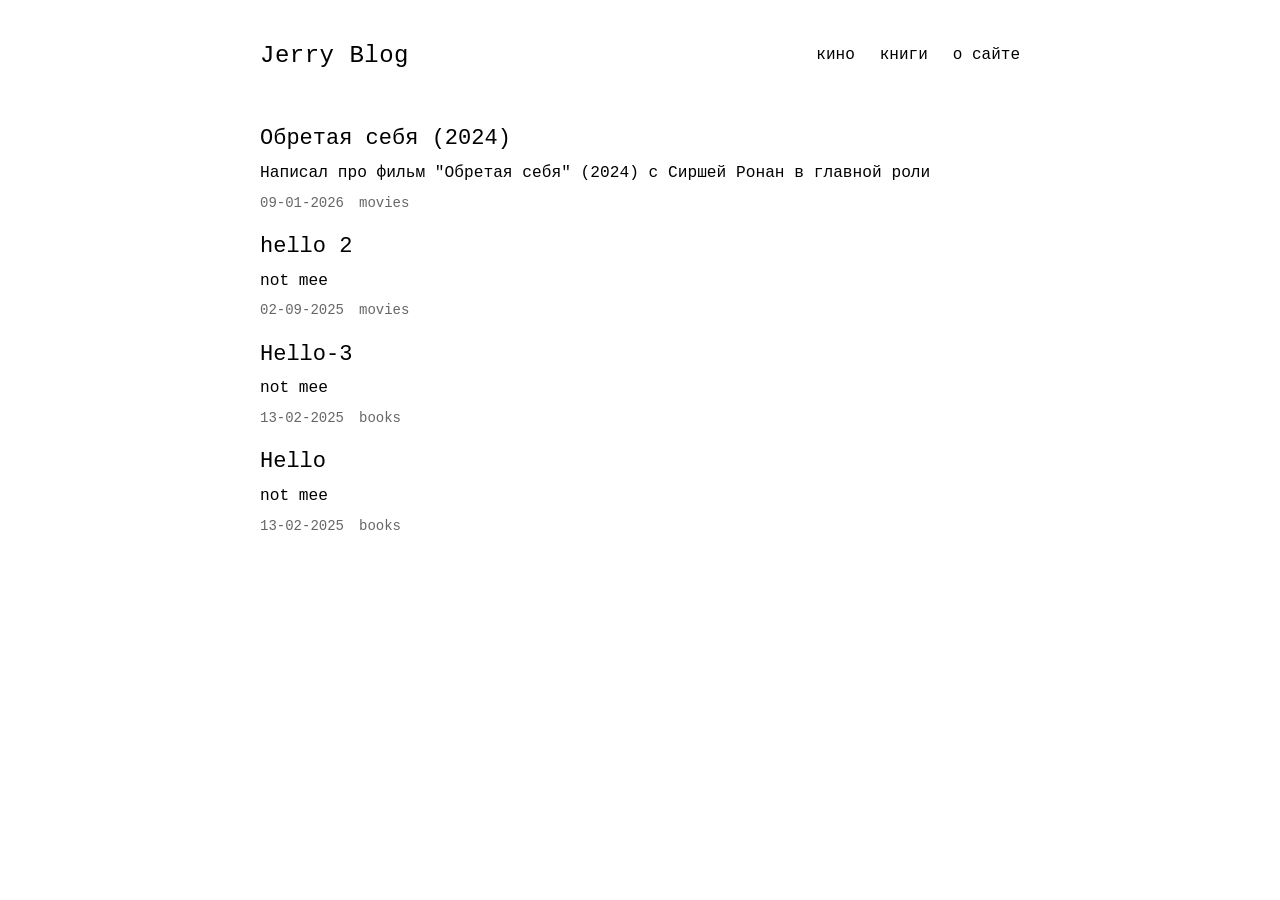
<file: blog/index.html>
<!DOCTYPE html>
<html lang="ru">
<head>
    <meta charset="UTF-8">
    <meta name="viewport" content="width=device-width, initial-scale=1.0">
    <title>Jerry Blog</title>
    <link rel="stylesheet" href="source/css/styles.css">
    </head>
    <body>
        <header class="site-header">
            <h1 class="site-title">Jerry Blog</h1>
            
            <nav>
                <ul class="site-menu">
                    
                        <li><a href="./movies.html">кино </a></li>
                    
                        <li><a href="./books.html">книги </a></li>
                    
                        <li><a href="./about.html">о сайте </a></li>
                    
                </ul>
            </nav>
        </header>

        <main>
            
    
    <article class="post-item">
        <h2 class="post-title">
            <a href="./the_outrun.html">Обретая себя (2024)</a>
        </h2>
        <div class="post-description">
            Написал про фильм "Обретая себя" (2024) с Сиршей Ронан в главной роли
        </div>
        <div class="post-meta">
            <span class="post-date">09-01-2026</span>
            <a href="movies.html" class="post-category">movies</a>
        </div>
    </article>
    
    <article class="post-item">
        <h2 class="post-title">
            <a href="./hello_again.html">hello 2</a>
        </h2>
        <div class="post-description">
            not mee
        </div>
        <div class="post-meta">
            <span class="post-date">02-09-2025</span>
            <a href="movies.html" class="post-category">movies</a>
        </div>
    </article>
    
    <article class="post-item">
        <h2 class="post-title">
            <a href="./new_test.html">Hello-3</a>
        </h2>
        <div class="post-description">
            not mee
        </div>
        <div class="post-meta">
            <span class="post-date">13-02-2025</span>
            <a href="books.html" class="post-category">books</a>
        </div>
    </article>
    
    <article class="post-item">
        <h2 class="post-title">
            <a href="./mark_test_page.html">Hello</a>
        </h2>
        <div class="post-description">
            not mee
        </div>
        <div class="post-meta">
            <span class="post-date">13-02-2025</span>
            <a href="books.html" class="post-category">books</a>
        </div>
    </article>
    

 

         </main>
    
        <!-- Модальное окно -->
        <div id="imageModal" class="modal">
            <span class="close">&times;</span>
            <div class="modal-nav">
                <span class="nav-arrow prev">&#10094;</span>
                <span class="nav-arrow next">&#10095;</span>
            </div>
            <div class="modal-content-container">
                <img class="modal-content" id="modalImg">
            </div>
        </div>

        <script src="source/js/gallery.js"></script>
    </body>
</html>
</file>
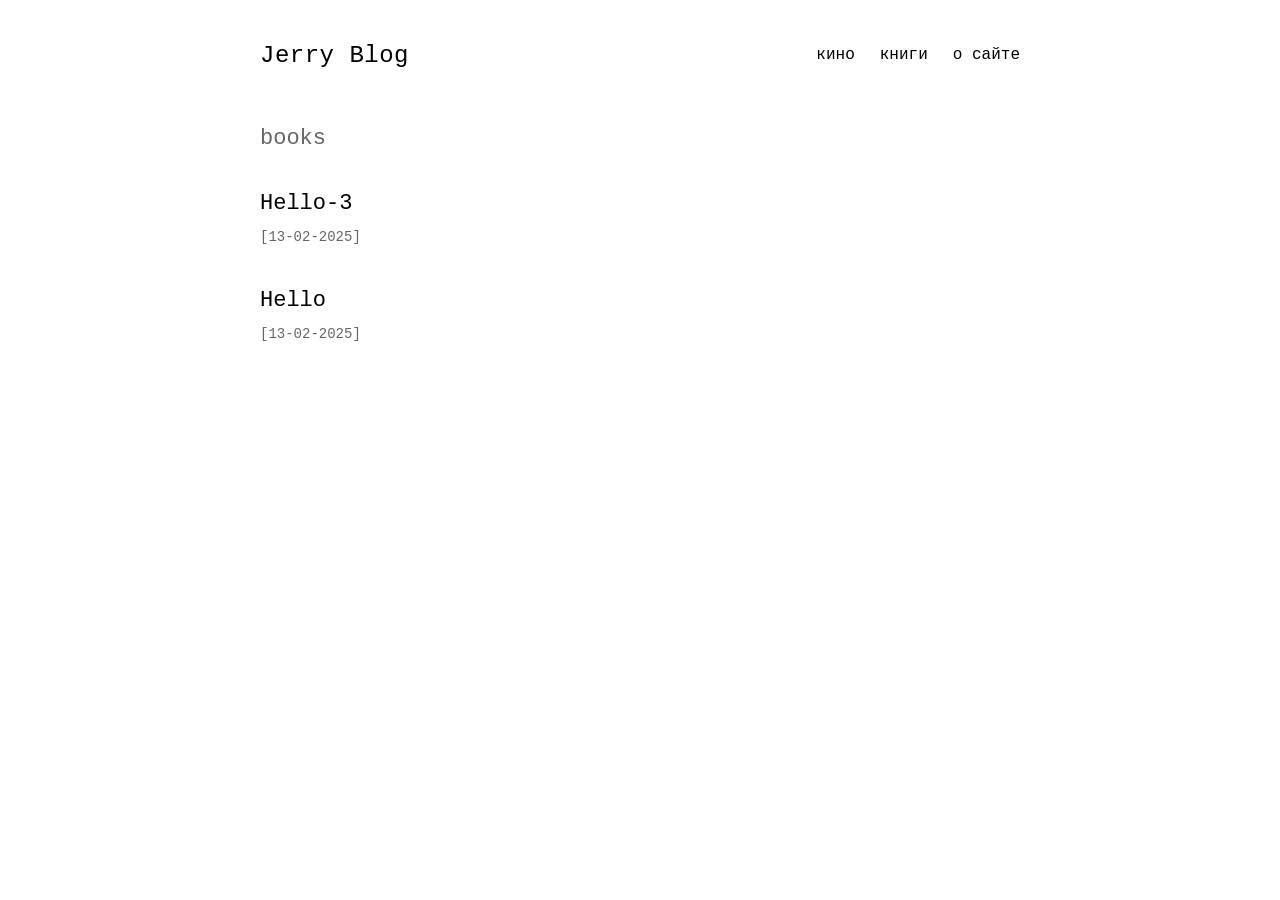
<file: blog/books.html>
<!DOCTYPE html>
<html lang="ru">
<head>
    <meta charset="UTF-8">
    <meta name="viewport" content="width=device-width, initial-scale=1.0">
    <title>Jerry Blog</title>
    <link rel="stylesheet" href="source/css/styles.css">
    </head>
    <body>
        <header class="site-header">
            <h1 class="site-title">Jerry Blog</h1>
            
            <nav>
                <ul class="site-menu">
                    
                        <li><a href="./movies.html">кино </a></li>
                    
                        <li><a href="./books.html">книги </a></li>
                    
                        <li><a href="./about.html">о сайте </a></li>
                    
                </ul>
            </nav>
        </header>

        <main>
            
    <header class="category-header">
        <h2 class="category-title">books</h2>
    </header>

    <div class="post-list">
        
            <article class="post-item">
            <h2 class="post-title">
                <a href="./new_test.html">Hello-3</a>
            </h2>
            <div class="post-meta">
                <span class="post-date">[13-02-2025]</span>
            </div>
        </article>
        
            <article class="post-item">
            <h2 class="post-title">
                <a href="./mark_test_page.html">Hello</a>
            </h2>
            <div class="post-meta">
                <span class="post-date">[13-02-2025]</span>
            </div>
        </article>
        
    </div>
 

         </main>
    
        <!-- Модальное окно -->
        <div id="imageModal" class="modal">
            <span class="close">&times;</span>
            <div class="modal-nav">
                <span class="nav-arrow prev">&#10094;</span>
                <span class="nav-arrow next">&#10095;</span>
            </div>
            <div class="modal-content-container">
                <img class="modal-content" id="modalImg">
            </div>
        </div>

        <script src="source/js/gallery.js"></script>
    </body>
</html>
</file>
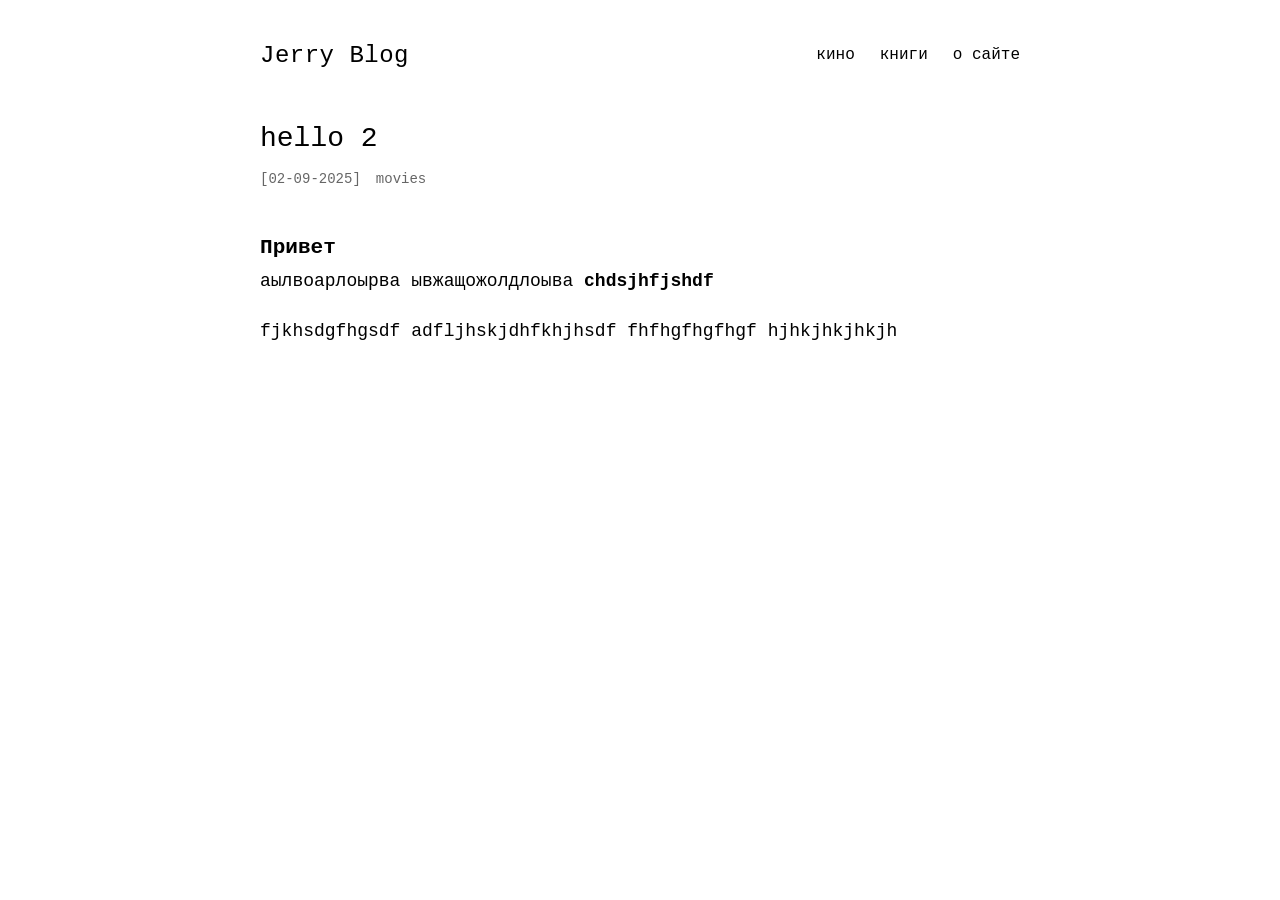
<file: blog/hello_again.html>
<!DOCTYPE html>
<html lang="ru">
<head>
    <meta charset="UTF-8">
    <meta name="viewport" content="width=device-width, initial-scale=1.0">
    <title>Jerry Blog</title>
    <link rel="stylesheet" href="source/css/styles.css">
    </head>
    <body>
        <header class="site-header">
            <h1 class="site-title">Jerry Blog</h1>
            
            <nav>
                <ul class="site-menu">
                    
                        <li><a href="./movies.html">кино </a></li>
                    
                        <li><a href="./books.html">книги </a></li>
                    
                        <li><a href="./about.html">о сайте </a></li>
                    
                </ul>
            </nav>
        </header>

        <main>
            
    <header class="article-header">
        <h1>hello 2</h1>
        <div class="article-meta">
            <span class="article-date">[02-09-2025]</span>
            <a href="movies.html" class="article-category">movies</a>
        </div>
    </header>
            
    <article class="article-content">
            <h3>Привет</h3>
<p>аылвоарлоырва ывжащожолдлоыва <strong>chdsjhfjshdf</strong></p>
<p>fjkhsdgfhgsdf adfljhskjdhfkhjhsdf fhfhgfhgfhgf hjhkjhkjhkjh</p>
    </article>
    


         </main>
    
        <!-- Модальное окно -->
        <div id="imageModal" class="modal">
            <span class="close">&times;</span>
            <div class="modal-nav">
                <span class="nav-arrow prev">&#10094;</span>
                <span class="nav-arrow next">&#10095;</span>
            </div>
            <div class="modal-content-container">
                <img class="modal-content" id="modalImg">
            </div>
        </div>

        <script src="source/js/gallery.js"></script>
    </body>
</html>
</file>
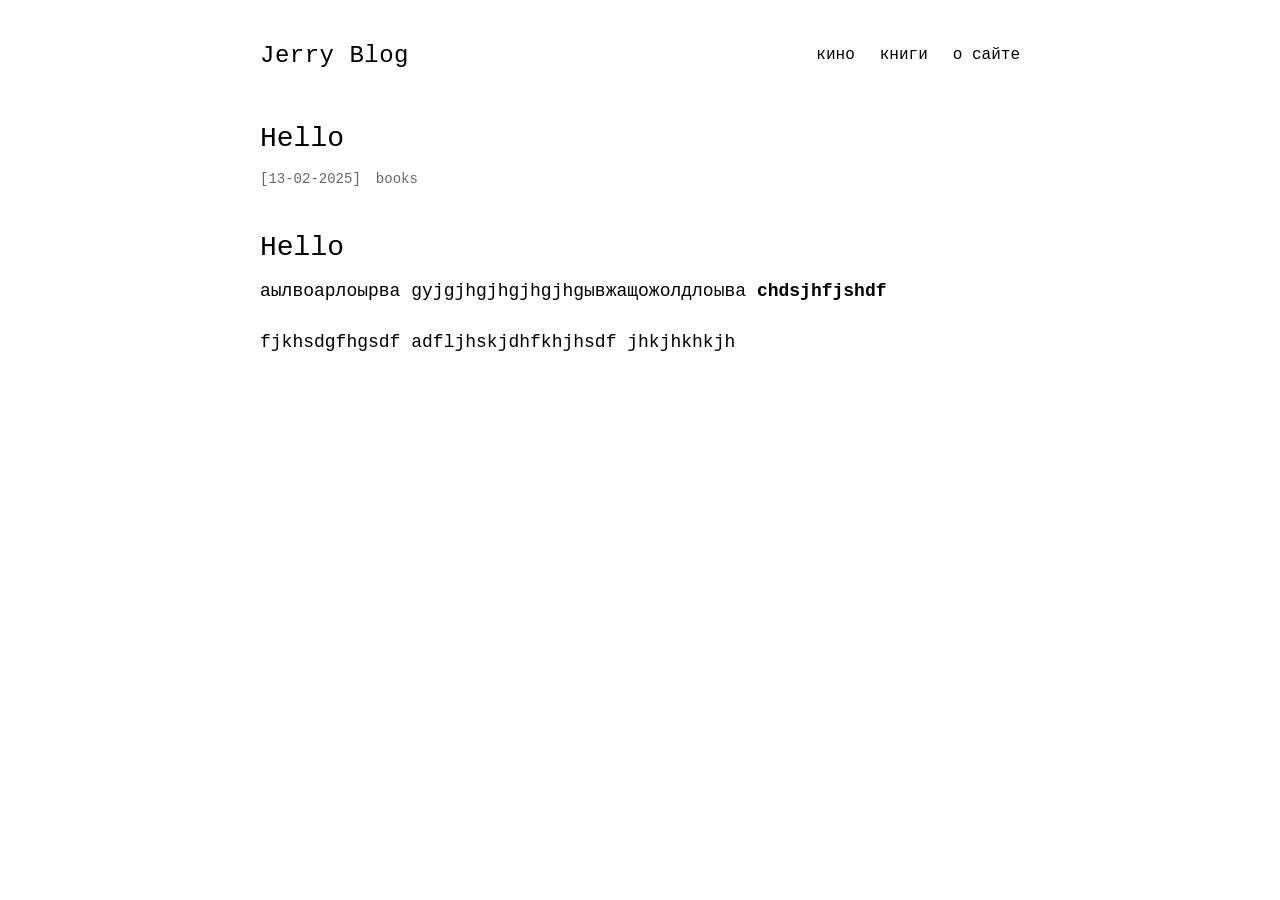
<file: blog/mark_test_page.html>
<!DOCTYPE html>
<html lang="ru">
<head>
    <meta charset="UTF-8">
    <meta name="viewport" content="width=device-width, initial-scale=1.0">
    <title>Jerry Blog</title>
    <link rel="stylesheet" href="source/css/styles.css">
    </head>
    <body>
        <header class="site-header">
            <h1 class="site-title">Jerry Blog</h1>
            
            <nav>
                <ul class="site-menu">
                    
                        <li><a href="./movies.html">кино </a></li>
                    
                        <li><a href="./books.html">книги </a></li>
                    
                        <li><a href="./about.html">о сайте </a></li>
                    
                </ul>
            </nav>
        </header>

        <main>
            
    <header class="article-header">
        <h1>Hello</h1>
        <div class="article-meta">
            <span class="article-date">[13-02-2025]</span>
            <a href="books.html" class="article-category">books</a>
        </div>
    </header>
            
    <article class="article-content">
            <h1>Hello</h1>
<p>аылвоарлоырва gyjgjhgjhgjhgjhgывжащожолдлоыва <strong>chdsjhfjshdf</strong></p>
<p>fjkhsdgfhgsdf adfljhskjdhfkhjhsdf jhkjhkhkjh</p>
    </article>
    


         </main>
    
        <!-- Модальное окно -->
        <div id="imageModal" class="modal">
            <span class="close">&times;</span>
            <div class="modal-nav">
                <span class="nav-arrow prev">&#10094;</span>
                <span class="nav-arrow next">&#10095;</span>
            </div>
            <div class="modal-content-container">
                <img class="modal-content" id="modalImg">
            </div>
        </div>

        <script src="source/js/gallery.js"></script>
    </body>
</html>
</file>
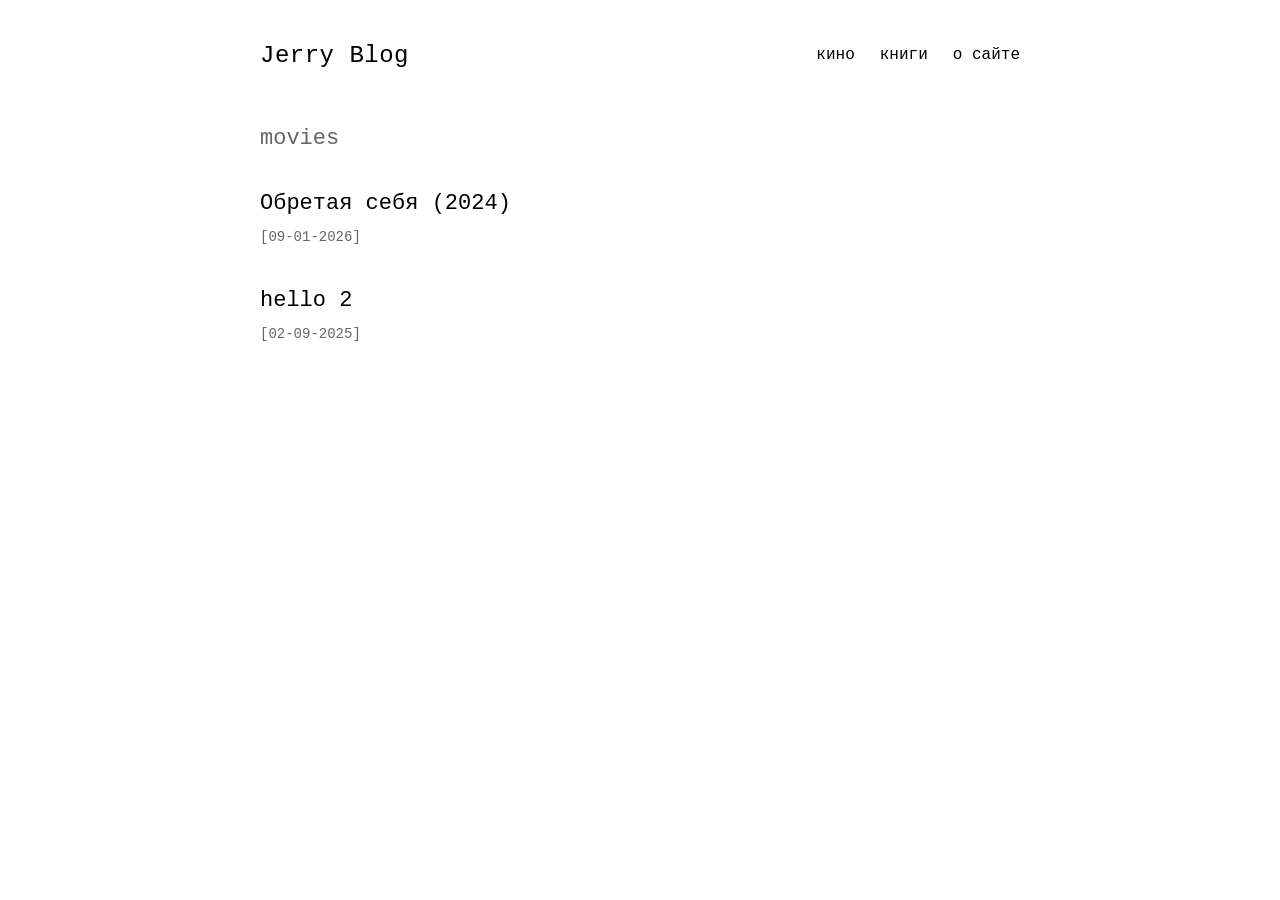
<file: blog/movies.html>
<!DOCTYPE html>
<html lang="ru">
<head>
    <meta charset="UTF-8">
    <meta name="viewport" content="width=device-width, initial-scale=1.0">
    <title>Jerry Blog</title>
    <link rel="stylesheet" href="source/css/styles.css">
    </head>
    <body>
        <header class="site-header">
            <h1 class="site-title">Jerry Blog</h1>
            
            <nav>
                <ul class="site-menu">
                    
                        <li><a href="./movies.html">кино </a></li>
                    
                        <li><a href="./books.html">книги </a></li>
                    
                        <li><a href="./about.html">о сайте </a></li>
                    
                </ul>
            </nav>
        </header>

        <main>
            
    <header class="category-header">
        <h2 class="category-title">movies</h2>
    </header>

    <div class="post-list">
        
            <article class="post-item">
            <h2 class="post-title">
                <a href="./the_outrun.html">Обретая себя (2024)</a>
            </h2>
            <div class="post-meta">
                <span class="post-date">[09-01-2026]</span>
            </div>
        </article>
        
            <article class="post-item">
            <h2 class="post-title">
                <a href="./hello_again.html">hello 2</a>
            </h2>
            <div class="post-meta">
                <span class="post-date">[02-09-2025]</span>
            </div>
        </article>
        
    </div>
 

         </main>
    
        <!-- Модальное окно -->
        <div id="imageModal" class="modal">
            <span class="close">&times;</span>
            <div class="modal-nav">
                <span class="nav-arrow prev">&#10094;</span>
                <span class="nav-arrow next">&#10095;</span>
            </div>
            <div class="modal-content-container">
                <img class="modal-content" id="modalImg">
            </div>
        </div>

        <script src="source/js/gallery.js"></script>
    </body>
</html>
</file>
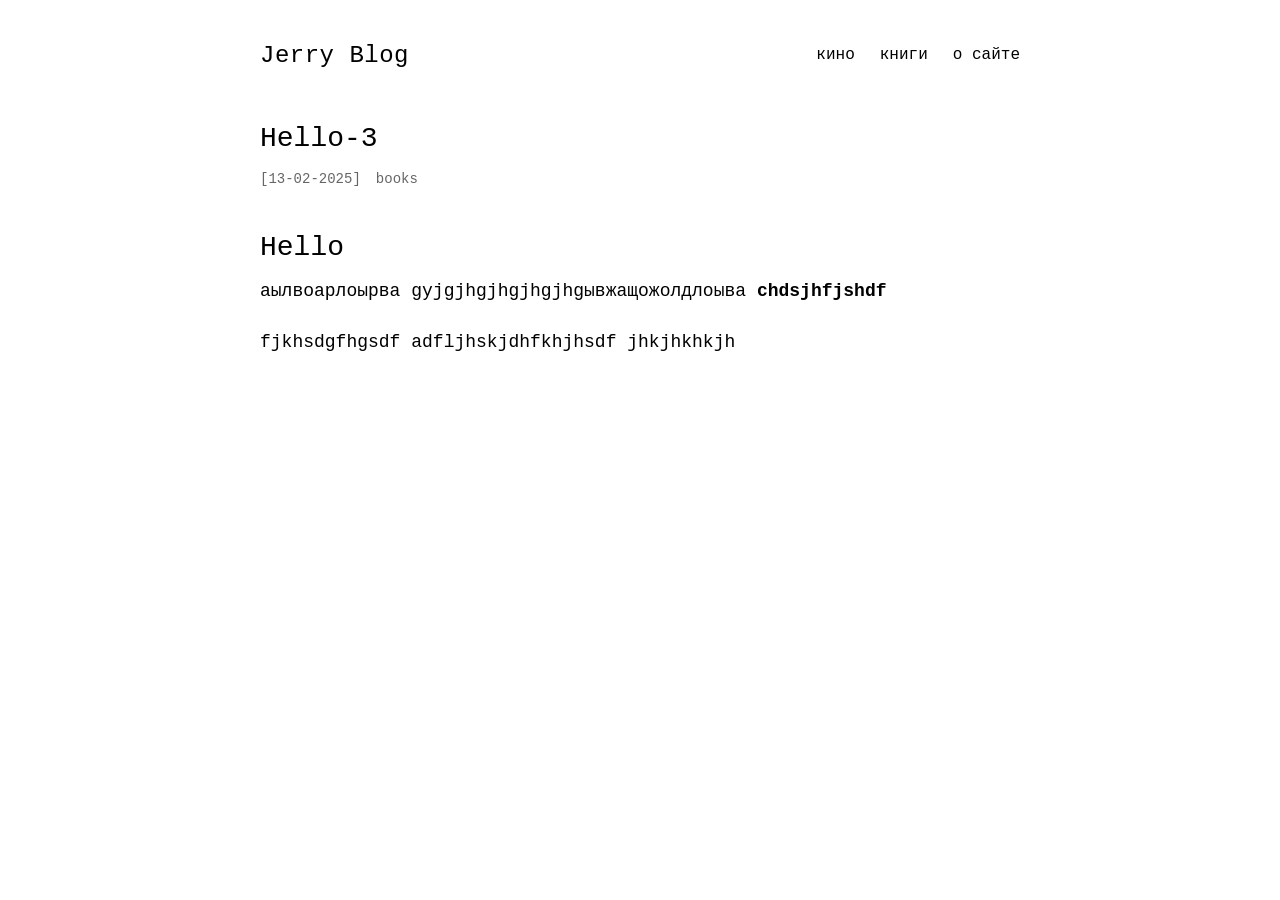
<file: blog/new_test.html>
<!DOCTYPE html>
<html lang="ru">
<head>
    <meta charset="UTF-8">
    <meta name="viewport" content="width=device-width, initial-scale=1.0">
    <title>Jerry Blog</title>
    <link rel="stylesheet" href="source/css/styles.css">
    </head>
    <body>
        <header class="site-header">
            <h1 class="site-title">Jerry Blog</h1>
            
            <nav>
                <ul class="site-menu">
                    
                        <li><a href="./movies.html">кино </a></li>
                    
                        <li><a href="./books.html">книги </a></li>
                    
                        <li><a href="./about.html">о сайте </a></li>
                    
                </ul>
            </nav>
        </header>

        <main>
            
    <header class="article-header">
        <h1>Hello-3</h1>
        <div class="article-meta">
            <span class="article-date">[13-02-2025]</span>
            <a href="books.html" class="article-category">books</a>
        </div>
    </header>
            
    <article class="article-content">
            <h1>Hello</h1>
<p>аылвоарлоырва gyjgjhgjhgjhgjhgывжащожолдлоыва <strong>chdsjhfjshdf</strong></p>
<p>fjkhsdgfhgsdf adfljhskjdhfkhjhsdf jhkjhkhkjh</p>
    </article>
    


         </main>
    
        <!-- Модальное окно -->
        <div id="imageModal" class="modal">
            <span class="close">&times;</span>
            <div class="modal-nav">
                <span class="nav-arrow prev">&#10094;</span>
                <span class="nav-arrow next">&#10095;</span>
            </div>
            <div class="modal-content-container">
                <img class="modal-content" id="modalImg">
            </div>
        </div>

        <script src="source/js/gallery.js"></script>
    </body>
</html>
</file>
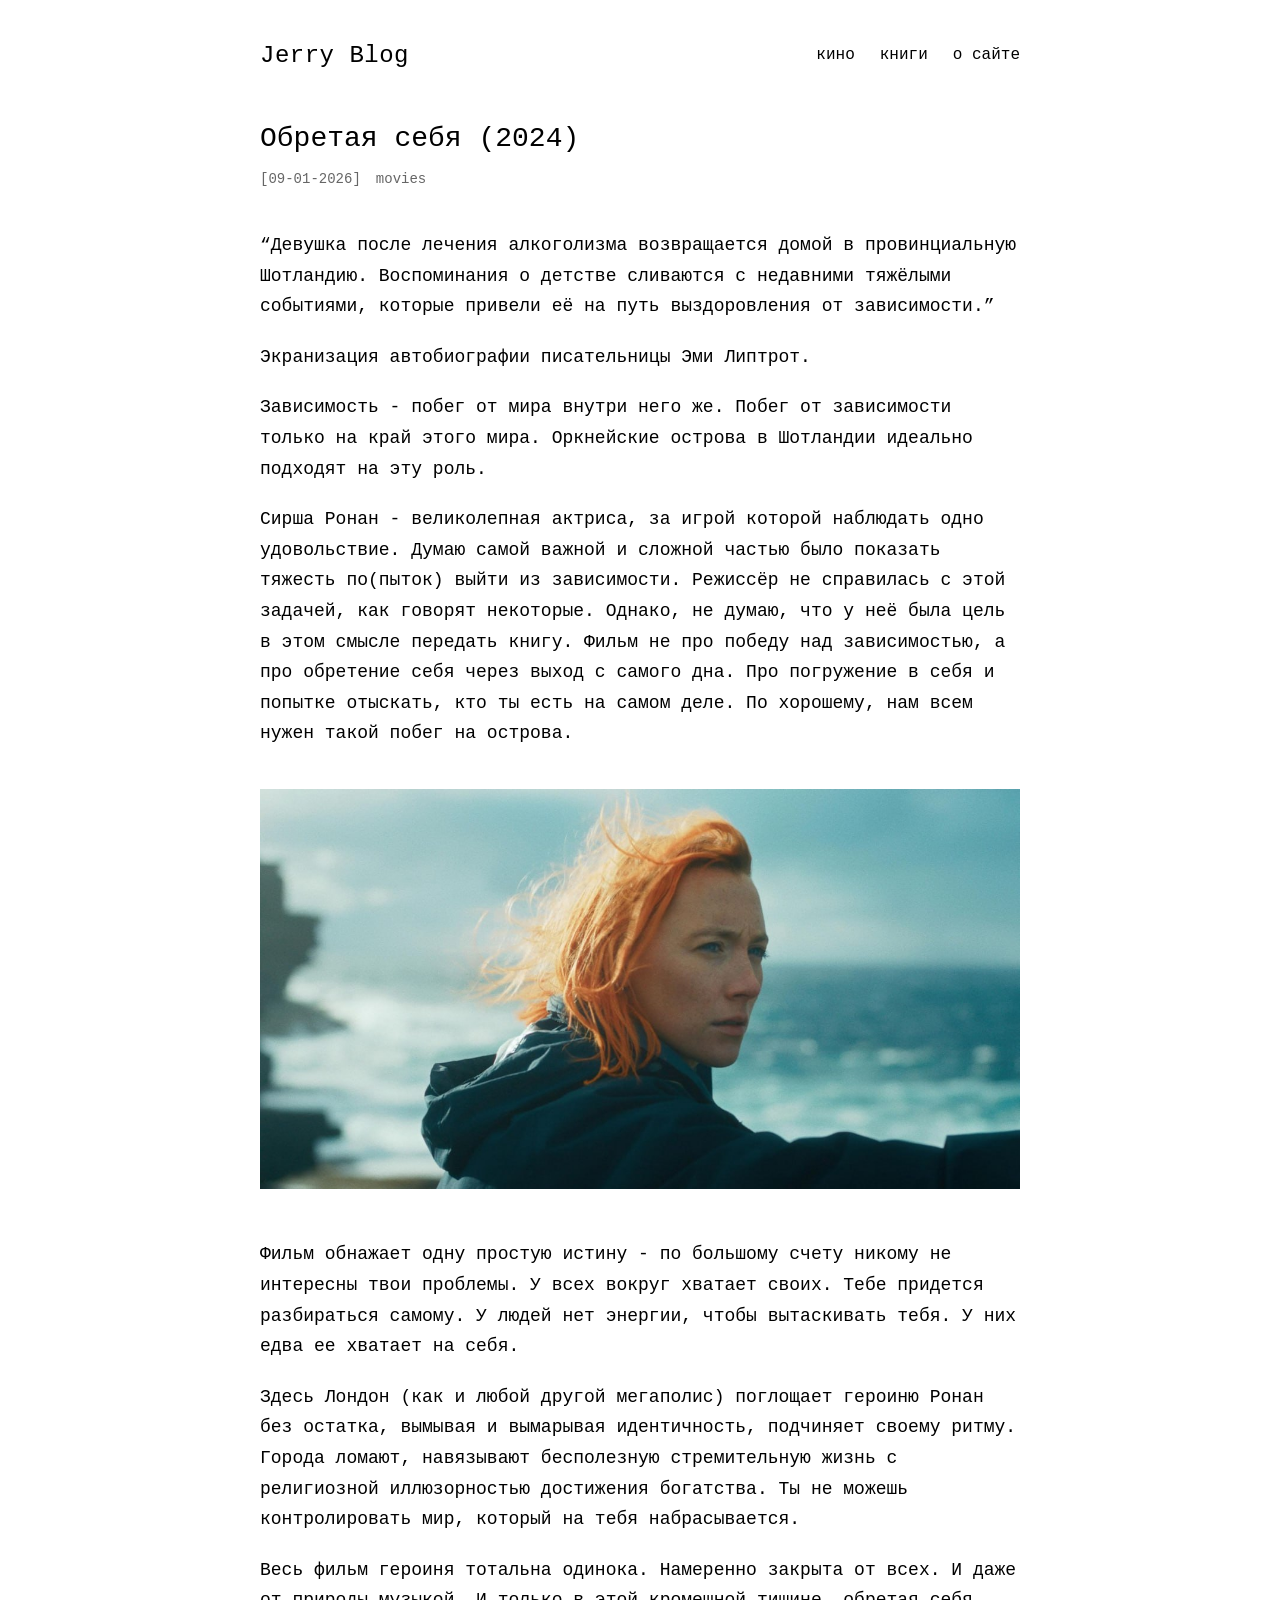
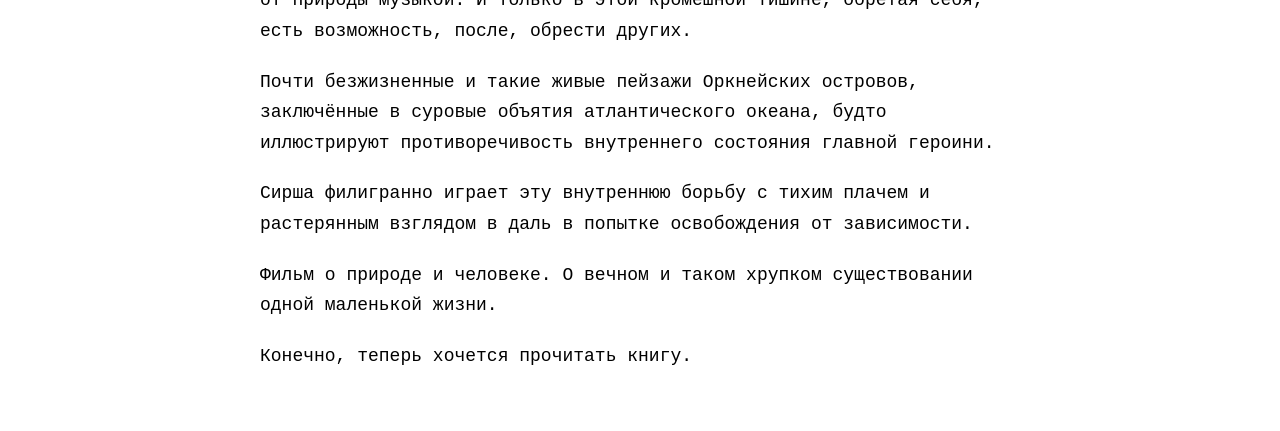
<file: blog/the_outrun.html>
<!DOCTYPE html>
<html lang="ru">
<head>
    <meta charset="UTF-8">
    <meta name="viewport" content="width=device-width, initial-scale=1.0">
    <title>Jerry Blog</title>
    <link rel="stylesheet" href="source/css/styles.css">
    </head>
    <body>
        <header class="site-header">
            <h1 class="site-title">Jerry Blog</h1>
            
            <nav>
                <ul class="site-menu">
                    
                        <li><a href="./movies.html">кино </a></li>
                    
                        <li><a href="./books.html">книги </a></li>
                    
                        <li><a href="./about.html">о сайте </a></li>
                    
                </ul>
            </nav>
        </header>

        <main>
            
    <header class="article-header">
        <h1>Обретая себя (2024)</h1>
        <div class="article-meta">
            <span class="article-date">[09-01-2026]</span>
            <a href="movies.html" class="article-category">movies</a>
        </div>
    </header>
            
    <article class="article-content">
            <p>“Девушка после лечения алкоголизма возвращается домой в провинциальную Шотландию. Воспоминания о детстве сливаются с недавними тяжёлыми событиями, которые привели её на путь выздоровления от зависимости.”</p>
<p>Экранизация автобиографии писательницы Эми Липтрот.</p>
<p>Зависимость - побег от мира внутри него же. Побег от зависимости только на край этого мира. Оркнейские острова в Шотландии идеально подходят на эту роль.</p>
<p>Сирша Ронан - великолепная актриса, за игрой которой наблюдать одно удовольствие. Думаю самой важной и сложной частью было показать тяжесть по(пыток) выйти из зависимости. Режиссёр не справилась с этой задачей, как говорят некоторые. Однако, не думаю, что у неё была цель в этом смысле передать книгу. Фильм не про победу над зависимостью, а про обретение себя через выход с самого дна. Про погружение в себя и попытке отыскать, кто ты есть на самом деле. По хорошему, нам всем нужен такой побег на острова. </p>
<div class="article-main-image">
    <img src="./img/the_outrun/sirsha_1.jpg" />
</div>

<p>Фильм обнажает одну простую истину - по большому счету никому не интересны твои проблемы. У всех вокруг хватает своих. Тебе придется разбираться самому. У людей нет энергии, чтобы вытаскивать тебя. У них едва ее хватает на себя. </p>
<p>Здесь Лондон (как и любой другой мегаполис) поглощает героиню Ронан без остатка, вымывая и вымарывая идентичность, подчиняет своему ритму. Города ломают, навязывают бесполезную стремительную жизнь с религиозной иллюзорностью достижения богатства. Ты не можешь контролировать мир, который на тебя набрасывается.</p>
<p>Весь фильм героиня тотальна одинока. Намеренно закрыта от всех. И даже от природы музыкой. И только в этой кромешной тишине, обретая себя, есть  возможность, после, обрести других.</p>
<p>Почти безжизненные и такие живые пейзажи Оркнейских островов, заключённые в суровые объятия атлантического океана, будто иллюстрируют противоречивость внутреннего состояния главной героини.</p>
<p>Сирша филигранно играет эту внутреннюю борьбу с тихим плачем и растерянным взглядом в даль в попытке освобождения от зависимости. </p>
<p>Фильм о природе и человеке. О вечном и таком хрупком существовании одной маленькой жизни.</p>
<p>Конечно, теперь хочется прочитать книгу.</p>
    </article>
    


         </main>
    
        <!-- Модальное окно -->
        <div id="imageModal" class="modal">
            <span class="close">&times;</span>
            <div class="modal-nav">
                <span class="nav-arrow prev">&#10094;</span>
                <span class="nav-arrow next">&#10095;</span>
            </div>
            <div class="modal-content-container">
                <img class="modal-content" id="modalImg">
            </div>
        </div>

        <script src="source/js/gallery.js"></script>
    </body>
</html>
</file>
<file: blog/source/css/styles.css>
/* Общие стили */
* {
    margin: 0;
    padding: 0;
    box-sizing: border-box;
}

body {
    font-family: 'Courier New', Courier, monospace;
    background-color: #ffffff;
    color: #000000;
    line-height: 1.6;
    max-width: 800px;
    margin: 0 auto;
    padding: 40px 20px;
    font-size: 18px;
}

/* Хедер */
.site-header {
    display: flex;
    justify-content: space-between;
    align-items: flex-start;
    flex-wrap: wrap;
    margin-bottom: 40px;
}

.site-title {
    font-size: 24px;
    font-weight: normal;
    letter-spacing: 0.5px;
}

.site-title a {
    color: #000000;
    text-decoration: none;
}

.site-menu {
    display: flex;
    flex-wrap: wrap;
    gap: 25px;
    list-style: none;
    text-align: right;
}

.site-menu a {
    color: #000000;
    text-decoration: none;
    text-transform: lowercase;
    font-size: 16px;
}

.site-menu a:hover {
    text-decoration: underline;
}

/* Стили для главной страницы */
.post-list {
    display: flex;
    flex-direction: column;
    gap: 20px;
}

.post-item {
    padding-bottom: 15px;
}

.post-title {
    font-size: 22px;
    font-weight: normal;
    margin-bottom: 0.2em;
}

.post-title a {
    color: #000000;
    text-decoration: none;
}

.post-title a:hover {
    text-decoration: underline;
}

.post-description {
    font-size: 0.9em;
    margin-bottom: 0.3em;
}

.post-meta {
    font-size: 14px;
    color: #666666;
    display: flex;
    gap: 15px;
}

.post-meta a {
    color: #666666;
    text-decoration: none;
}

.post-meta a:hover {
    text-decoration: underline;
}


/* Стили для страницы статьи */
.article-header {
    margin-bottom: 40px;
}

h1, .article-title {
    font-size: 28px;
    font-weight: normal;
    margin-bottom: 10px;
    line-height: 1.3;
}

.article-meta {
    font-size: 14px;
    color: #666666;
    display: flex;
    gap: 15px;
    margin-bottom: 20px;
}

.article-meta a {
    color: #666666;
    text-decoration: none;
}

.article-meta a:hover {
    text-decoration: underline;
}

.article-content {
    font-size: 18px;
    line-height: 1.7;
}

.article-content p {
    margin-bottom: 20px;
}

/* Большая одиночная картинка в статье */
.article-main-image {
    margin: 40px 0;
    width: 100%;
}

.article-main-image img {
    width: 100%;
    height: 400px;
    object-fit: cover;
    cursor: pointer;
    transition: opacity 0.3s ease;
}

.article-main-image img:hover {
    opacity: 0.9;
}

/* Динамическая Bento Grid */
.dynamic-bento-grid {
    display: grid;
    grid-template-columns: repeat(6, 1fr);
    grid-template-rows: repeat(4, 100px);
    gap: 10px;
    margin: 60px 0;
}

.bento-item {
    cursor: pointer;
    overflow: hidden;
    position: relative;
}

.bento-item img {
    width: 100%;
    height: 100%;
    object-fit: cover;
    transition: transform 0.4s ease;
}

.bento-item:hover img {
    transform: scale(1.05);
}

/* Модальное окно - БЕЛЫЙ ФОН */
.modal {
    display: none;
    position: fixed;
    z-index: 1000;
    left: 0;
    top: 0;
    width: 100%;
    height: 100%;
    background-color: rgba(255, 255, 255, 0.98);
    overflow: auto;
}

.modal-content-container {
    display: flex;
    justify-content: center;
    align-items: center;
    min-height: 100vh;
    padding: 20px;
}

.modal-content {
    max-width: 90%;
    max-height: 90vh;
    object-fit: contain;
}

/* Черные кнопки без фона */
.close {
    position: absolute;
    top: 20px;
    right: 30px;
    color: #000000;
    font-size: 40px;
    font-weight: normal;
    cursor: pointer;
    background: none;
    border: none;
    z-index: 1001;
}

.close:hover {
    opacity: 0.7;
}

/* Навигационные стрелки - черные без фона */
.modal-nav {
    position: absolute;
    top: 50%;
    width: 100%;
    display: flex;
    justify-content: space-between;
    transform: translateY(-50%);
    pointer-events: none;
}

.nav-arrow {
    color: #000000;
    font-size: 40px;
    padding: 20px;
    cursor: pointer;
    user-select: none;
    background: none;
    border: none;
    pointer-events: auto;
}

.nav-arrow:hover {
    opacity: 0.7;
}

.back-link {
    margin-top: 40px;
    font-size: 16px;
}

.back-link a {
    color: #666666;
    text-decoration: none;
}

.back-link a:hover {
    text-decoration: underline;
}

/* Стили для страницы категории */
.category-header {
    margin-bottom: 30px;
}

.category-title {
    font-size: 22px;
    font-weight: normal;
    color: #666666;
}

.site-menu a.active {
    font-weight: bold;
}

/* Адаптивность для всех страниц */
@media (max-width: 768px) {
    body {
        font-size: 16px;
        padding: 30px 15px;
    }
    
    .site-header {
        flex-direction: column;
        align-items: flex-start;
        gap: 20px;
        margin-bottom: 30px;
    }
    
    .site-title {
        font-size: 22px;
    }
    
    .site-menu {
        text-align: left;
        gap: 20px;
    }
    
    .article-title {
        font-size: 24px;
    }
    
    .post-title {
        font-size: 20px;
    }
    
    .article-main-image img {
        height: 300px;
    }
    
    .dynamic-bento-grid {
        grid-template-rows: repeat(4, 80px);
        gap: 8px;
    }
}

@media (max-width: 600px) {
    .dynamic-bento-grid {
        grid-template-columns: repeat(4, 1fr);
        grid-template-rows: repeat(6, 70px);
        gap: 6px;
    }
}

@media (max-width: 480px) {
    body {
        font-size: 15px;
        padding: 20px 10px;
    }
    
    .site-title {
        font-size: 20px;
    }
    
    .site-menu {
        gap: 15px;
    }
    
    .site-menu a {
        font-size: 14px;
    }
    
    .article-title {
        font-size: 22px;
    }
    
    .post-title {
        font-size: 18px;
    }
    
    .article-meta {
        font-size: 13px;
        flex-direction: column;
        gap: 3px;
    }
    
    .post-meta {
        font-size: 13px;
        flex-direction: column;
        gap: 3px;
    }
    
    .article-content {
        font-size: 16px;
    }
    
    .article-main-image img {
        height: 250px;
    }
    
    .dynamic-bento-grid {
        grid-template-rows: repeat(6, 60px);
        gap: 5px;
        margin: 40px 0;
    }
    
    .nav-arrow {
        font-size: 30px;
        padding: 10px;
    }
    
    .close {
        font-size: 30px;
        right: 15px;
        top: 15px;
    }
}

@media (max-width: 360px) {
    .dynamic-bento-grid {
        grid-template-rows: repeat(6, 50px);
    }
    
    .article-main-image img {
        height: 200px;
    }
}
</file>
